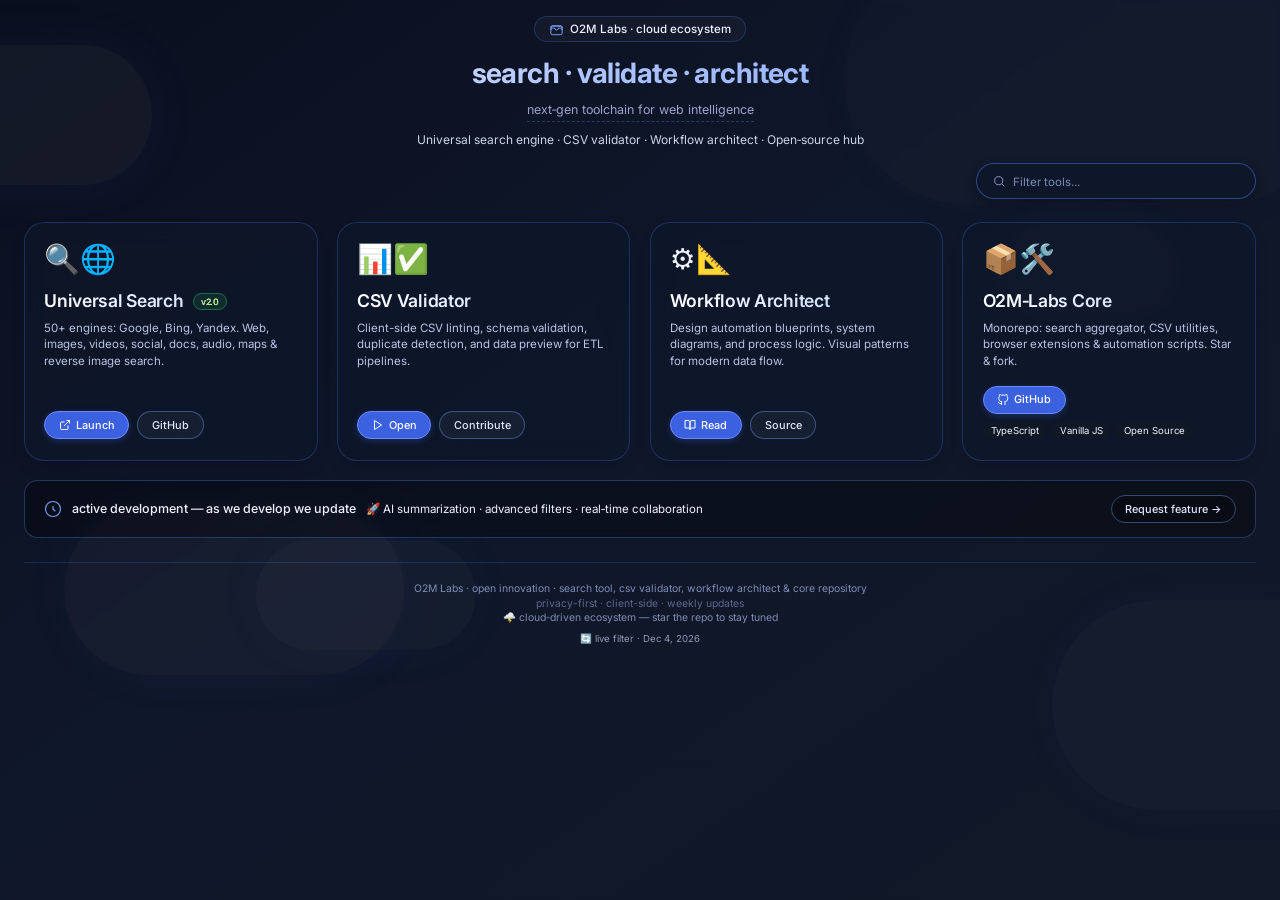
<file: index.html>
<!DOCTYPE html>
<html lang="en">
<head>
  <meta charset="UTF-8">
  <meta name="viewport" content="width=device-width, initial-scale=1.0, viewport-fit=cover">
  <title>O2M Labs | Cloud Tools Suite</title>
  <meta name="description" content="O2M Labs — next‑gen search, CSV validator, workflow architect. Instant tool filtering.">
  <meta name="theme-color" content="#0a0f1e">
  <link href="https://fonts.googleapis.com/css2?family=Inter:opsz,wght@14..32,300;14..32,400;14..32,500;14..32,600;14..32,700&display=swap" rel="stylesheet">
  <style>
    * {
      margin: 0;
      padding: 0;
      box-sizing: border-box;
    }

    body {
      font-family: 'Inter', system-ui, -apple-system, 'Segoe UI', Roboto, Helvetica, Arial, sans-serif;
      background: #0b1120;
      color: #eef2ff;
      line-height: 1.4;
      scroll-behavior: smooth;
      /* Zoom out the whole page on PC */
      font-size: 13px;
    }

    /* Cloud animated background */
    .cloud-bg {
      position: fixed;
      top: 0;
      left: 0;
      width: 100%;
      height: 100%;
      z-index: -2;
      background: linear-gradient(145deg, #0a0f1e 0%, #0f172a 45%, #111827 100%);
      overflow: hidden;
    }

    .cloud {
      position: absolute;
      background: rgba(255, 255, 255, 0.08);
      border-radius: 1000px;
      box-shadow: 0 0 60px rgba(120, 150, 255, 0.1);
      backdrop-filter: blur(1px);
      animation: floatCloud linear infinite;
      pointer-events: none;
    }

    .cloud-1 { width: 280px; height: 140px; top: 5%; left: -10%; opacity: 0.5; animation-duration: 28s; }
    .cloud-2 { width: 420px; height: 210px; bottom: 10%; right: -15%; opacity: 0.3; animation-duration: 38s; animation-delay: -5s; }
    .cloud-3 { width: 180px; height: 90px; top: 25%; right: 8%; opacity: 0.45; animation-duration: 22s; animation-delay: -10s; }
    .cloud-4 { width: 340px; height: 170px; bottom: 25%; left: 5%; opacity: 0.4; animation-duration: 32s; animation-delay: -2s; }
    .cloud-5 { width: 220px; height: 110px; top: 60%; left: 20%; opacity: 0.35; animation-duration: 26s; animation-delay: -15s; }
    .cloud-6 { width: 500px; height: 250px; top: -5%; right: -5%; opacity: 0.2; animation-duration: 45s; animation-delay: -7s; }

    @keyframes floatCloud {
      0% { transform: translateX(0) translateY(0); }
      50% { transform: translateX(4%) translateY(-3%); }
      100% { transform: translateX(0) translateY(0); }
    }

    /* main container */
    .container {
      max-width: 1280px;
      margin: 0 auto;
      padding: 1rem 1.5rem 2.5rem;
      position: relative;
      z-index: 2;
    }

    /* header area */
    .hero {
      text-align: center;
      margin-bottom: 0.9rem;
    }

    .logo-badge {
      display: inline-flex;
      align-items: center;
      gap: 6px;
      background: rgba(255, 255, 255, 0.03);
      backdrop-filter: blur(8px);
      border: 1px solid rgba(79, 128, 255, 0.25);
      border-radius: 100px;
      padding: 0.25rem 0.85rem;
      margin-bottom: 0.75rem;
      font-weight: 500;
      font-size: 0.72rem;
    }

    .logo-badge svg {
      width: 15px;
      height: 15px;
      stroke: #7aa2f7;
    }

    h1 {
      font-size: 1.75rem;
      font-weight: 700;
      background: linear-gradient(135deg, #FFFFFF 0%, #A9C0FF 50%, #7AA2F7 100%);
      background-clip: text;
      -webkit-background-clip: text;
      color: transparent;
      letter-spacing: -0.02em;
      margin-bottom: 0.4rem;
    }

    .tagline {
      font-size: 0.78rem;
      color: #9ca3cf;
      max-width: 640px;
      margin: 0 auto;
      border-bottom: 1px dashed rgba(100, 150, 255, 0.3);
      display: inline-block;
      padding-bottom: 0.2rem;
    }

    .hero-description {
      max-width: 700px;
      margin: 0.6rem auto 0;
      color: #cbd5e6;
      font-size: 0.75rem;
      line-height: 1.4;
    }

    /* Standalone search bar */
    .search-section {
      display: flex;
      justify-content: flex-end;
      margin: 0.75rem 0 1.4rem;
    }
    .search-wrapper {
      display: flex;
      align-items: center;
      background: rgba(15, 23, 42, 0.85);
      backdrop-filter: blur(16px);
      border-radius: 60px;
      border: 1px solid rgba(79, 128, 255, 0.45);
      padding: 0.1rem 0.1rem 0.1rem 1rem;
      transition: 0.2s;
      width: 100%;
      max-width: 280px;
      box-shadow: 0 4px 12px rgba(0, 0, 0, 0.3);
    }
    .search-wrapper:focus-within {
      border-color: #7aa2f7;
      box-shadow: 0 0 10px rgba(122, 162, 247, 0.3);
      background: rgba(20, 30, 55, 0.95);
    }
    .search-icon {
      color: #8e9bcb;
      margin-right: 7px;
      display: flex;
      align-items: center;
    }
    .search-icon svg {
      width: 13px;
      height: 13px;
    }
    #searchInput {
      background: transparent;
      border: none;
      padding: 0.5rem 0;
      font-size: 0.75rem;
      width: 100%;
      color: white;
      outline: none;
      font-family: 'Inter', monospace;
    }
    #searchInput::placeholder {
      color: #7e8bb6;
      font-weight: 400;
      font-size: 0.72rem;
    }
    .clear-search {
      background: none;
      border: none;
      color: #9aa9d9;
      cursor: pointer;
      font-size: 0.9rem;
      padding: 0 10px;
      display: none;
      border-radius: 40px;
      transition: 0.2s;
    }
    .clear-search:hover {
      color: white;
    }

    /* tools grid */
    .tools-grid {
      display: grid;
      grid-template-columns: repeat(auto-fit, minmax(240px, 1fr));
      gap: 1.2rem;
      margin: 0.4rem 0 1.2rem;
    }

    .card {
      background: rgba(15, 23, 42, 0.65);
      backdrop-filter: blur(12px);
      border-radius: 1.25rem;
      border: 1px solid rgba(79, 128, 255, 0.25);
      padding: 1rem 1.2rem 1.3rem;
      transition: all 0.2s ease;
      box-shadow: 0 8px 20px -10px rgba(0, 0, 0, 0.4);
      display: flex;
      flex-direction: column;
    }
    .card.hidden-card {
      display: none;
    }
    .card:hover {
      transform: translateY(-4px);
      border-color: rgba(122, 162, 247, 0.6);
      background: rgba(20, 30, 55, 0.75);
      box-shadow: 0 14px 28px -12px rgba(0, 0, 0, 0.5);
    }
    .card-icon {
      font-size: 1.8rem;
      margin-bottom: 0.6rem;
    }
    .card h2 {
      font-size: 1.1rem;
      font-weight: 600;
      margin-bottom: 0.4rem;
      letter-spacing: -0.3px;
      background: linear-gradient(120deg, #fff, #b9ceff);
      background-clip: text;
      -webkit-background-clip: text;
      color: transparent;
    }
    .card p {
      color: #b9c3e2;
      font-size: 0.72rem;
      margin-bottom: 1rem;
      line-height: 1.45;
    }
    .btn-group {
      display: flex;
      flex-wrap: wrap;
      gap: 8px;
      margin-top: auto;
    }
    .btn {
      display: inline-flex;
      align-items: center;
      gap: 5px;
      background: rgba(255, 255, 255, 0.04);
      border: 1px solid rgba(122, 162, 247, 0.4);
      border-radius: 40px;
      padding: 0.35rem 0.85rem;
      font-weight: 500;
      font-size: 0.68rem;
      color: #e0e7ff;
      text-decoration: none;
      transition: 0.2s;
      backdrop-filter: blur(4px);
    }
    .btn-primary {
      background: #3b60e0;
      border-color: #6a8cff;
      color: white;
      box-shadow: 0 2px 6px rgba(59, 96, 224, 0.3);
    }
    .btn-primary:hover {
      background: #2c4ed0;
      transform: scale(0.97);
      border-color: #9bb6ff;
    }
    .btn-outline:hover {
      background: rgba(122, 162, 247, 0.2);
      border-color: #7aa2f7;
      color: white;
    }
    .badge-new {
      background: #22c55e20;
      border: 1px solid #22c55e70;
      color: #bef264;
      font-size: 0.55rem;
      border-radius: 30px;
      padding: 0.12rem 0.45rem;
      margin-left: 0.35rem;
      font-weight: 500;
      vertical-align: middle;
    }

    .repo-highlight {
      background: rgba(0, 0, 0, 0.3);
      border-radius: 0.85rem;
      padding: 0.85rem 1.2rem;
      margin-top: 1.2rem;
      display: flex;
      flex-wrap: wrap;
      justify-content: space-between;
      align-items: center;
      gap: 0.75rem;
      border: 1px solid rgba(100, 150, 255, 0.3);
      backdrop-filter: blur(4px);
    }
    .repo-highlight svg {
      width: 18px;
      height: 18px;
    }
    .repo-highlight span {
      font-size: 0.72rem;
    }
    .footer {
      text-align: center;
      margin-top: 1.5rem;
      font-size: 0.65rem;
      color: #7e8bb6;
      border-top: 1px solid rgba(79, 128, 255, 0.2);
      padding-top: 1.2rem;
    }

    /* ===== MOBILE OVERRIDES ===== */
    @media (max-width: 700px) {
      body {
        font-size: 16px; /* restore base for mobile */
      }

      .container {
        padding: 1rem 1rem 2rem;
      }

      h1 {
        font-size: 1.8rem; /* keep mobile h1 reasonable */
      }

      .tagline {
        font-size: 0.9rem; /* +5px equiv from original 0.78rem on PC */
      }

      .hero-description {
        font-size: 0.9rem; /* bumped up for mobile readability */
      }

      .search-section {
        justify-content: center;
        margin: 0.8rem 0 1.5rem;
      }

      .search-wrapper {
        max-width: 100%;
      }

      #searchInput {
        font-size: 0.95rem; /* larger on mobile */
      }

      .card h2 {
        font-size: 1.25rem; /* bigger on mobile */
      }

      .card p {
        font-size: 0.9rem; /* +5px from PC's 0.72rem → ~0.9rem on mobile */
      }

      .btn {
        font-size: 0.85rem; /* +5px from PC's 0.68rem → ~0.85rem on mobile */
        padding: 0.5rem 1.1rem;
      }

      .repo-highlight {
        flex-direction: column;
        align-items: flex-start;
      }

      .repo-highlight span {
        font-size: 0.88rem; /* bumped up on mobile */
      }

      .card-icon {
        font-size: 2rem;
      }
    }
  </style>
</head>
<body>
<div class="cloud-bg">
  <div class="cloud cloud-1"></div>
  <div class="cloud cloud-2"></div>
  <div class="cloud cloud-3"></div>
  <div class="cloud cloud-4"></div>
  <div class="cloud cloud-5"></div>
  <div class="cloud cloud-6"></div>
</div>

<div class="container">
  <div class="hero">
    <div class="logo-badge">
      <svg xmlns="http://www.w3.org/2000/svg" fill="none" viewBox="0 0 24 24" stroke-width="1.5" stroke="currentColor">
        <path stroke-linecap="round" stroke-linejoin="round" d="M21 12a2.25 2.25 0 0 0-2.25-2.25H15a3 3 0 1 1-6 0H5.25A2.25 2.25 0 0 0 3 12m18 0v6a2.25 2.25 0 0 1-2.25 2.25H5.25A2.25 2.25 0 0 1 3 18v-6m18 0V9M3 12V9m0 0a2.25 2.25 0 0 1 2.25-2.25h13.5A2.25 2.25 0 0 1 21 9m0 0v-.75a2.25 2.25 0 0 0-2.25-2.25H5.25A2.25 2.25 0 0 0 3 8.25V9" />
      </svg>
      <span>O2M Labs · cloud ecosystem</span>
    </div>
    <h1>search · validate · architect</h1>
    <div class="tagline">next‑gen toolchain for web intelligence</div>
    <div class="hero-description">
      Universal search engine · CSV validator · Workflow architect · Open‑source hub
    </div>
  </div>

  <!-- Standalone search bar pushed to the right side -->
  <div class="search-section">
    <div class="search-wrapper">
      <span class="search-icon">
        <svg viewBox="0 0 24 24" fill="none" stroke="currentColor" stroke-width="1.8"><circle cx="10.5" cy="10.5" r="7.5"/><line x1="21" y1="21" x2="15.8" y2="15.8"/></svg>
      </span>
      <input type="text" id="searchInput" placeholder="Filter tools..." autocomplete="off">
      <button id="clearSearchBtn" class="clear-search" aria-label="Clear">✕</button>
    </div>
  </div>

  <div class="tools-grid" id="toolsGrid">
    <!-- CARD 1: Universal Search Hub -->
    <div class="card" data-tool-name="Universal Search Hub" data-tool-type="search" data-tags="search web images video media social files audio map reverse">
      <div class="card-icon">🔍🌐</div>
      <h2>Universal Search <span class="badge-new">v2.0</span></h2>
      <p>50+ engines: Google, Bing, Yandex. Web, images, videos, social, docs, audio, maps & reverse image search.</p>
      <div class="btn-group">
        <a href="https://new-search-tool.netlify.app/" class="btn btn-primary" target="_blank" rel="noopener noreferrer">
          <svg width="12" height="12" viewBox="0 0 24 24" fill="none" stroke="currentColor" stroke-width="2"><path d="M18 13v6a2 2 0 0 1-2 2H5a2 2 0 0 1-2-2V8a2 2 0 0 1 2-2h6"></path><polyline points="15 3 21 3 21 9"></polyline><line x1="10" y1="14" x2="21" y2="3"></line></svg>
          Launch
        </a>
        <a href="https://github.com/D2MM1/O2M-Labs" class="btn-outline btn" target="_blank">GitHub</a>
      </div>
    </div>

    <!-- CARD 2: CSV Validator -->
    <div class="card" data-tool-name="CSV Validator" data-tool-type="data" data-tags="csv validator data cleaning linting validation">
      <div class="card-icon">📊✅</div>
      <h2>CSV Validator</h2>
      <p>Client-side CSV linting, schema validation, duplicate detection, and data preview for ETL pipelines.</p>
      <div class="btn-group">
        <a href="https://csv-validator.netlify.app/" class="btn btn-primary" target="_blank" rel="noopener noreferrer">
          <svg width="12" height="12" viewBox="0 0 24 24" fill="none" stroke="currentColor" stroke-width="2"><polygon points="5 3 19 12 5 21 5 3"></polygon></svg>
          Open
        </a>
        <a href="https://github.com/D2MM1/O2M-Labs" class="btn-outline btn" target="_blank">Contribute</a>
      </div>
    </div>

    <!-- CARD 3: Workflow Architect -->
    <div class="card" data-tool-name="Workflow Architect" data-tool-type="guide" data-tags="workflow automation architecture diagrams blueprint">
      <div class="card-icon">⚙️📐</div>
      <h2>Workflow Architect</h2>
      <p>Design automation blueprints, system diagrams, and process logic. Visual patterns for modern data flow.</p>
      <div class="btn-group">
        <a href="https://o2mlabs.blogspot.com/2026/04/workflow-architect.html" class="btn btn-primary" target="_blank" rel="noopener noreferrer">
          <svg width="12" height="12" viewBox="0 0 24 24" fill="none" stroke="currentColor" stroke-width="2"><path d="M2 3h6a4 4 0 0 1 4 4v14a3 3 0 0 0-3-3H2z"></path><path d="M22 3h-6a4 4 0 0 0-4 4v14a3 3 0 0 1 3-3h7z"></path></svg>
          Read
        </a>
        <a href="https://github.com/D2MM1/O2M-Labs" class="btn-outline btn" target="_blank">Source</a>
      </div>
    </div>

    <!-- CARD 4: O2M-Labs Core -->
    <div class="card" data-tool-name="O2M Labs Core Repository" data-tool-type="repo" data-tags="github open source monorepo code scripts">
      <div class="card-icon">📦🛠️</div>
      <h2>O2M‑Labs Core</h2>
      <p>Monorepo: search aggregator, CSV utilities, browser extensions & automation scripts. Star & fork.</p>
      <div class="btn-group">
        <a href="https://github.com/D2MM1/O2M-Labs" class="btn btn-primary" target="_blank">
          <svg width="12" height="12" viewBox="0 0 24 24" fill="none" stroke="currentColor" stroke-width="2"><path d="M9 19c-5 1.5-5-2.5-7-3m14 6v-3.87a3.37 3.37 0 0 0-.94-2.61c3.14-.35 6.44-1.54 6.44-7A5.44 5.44 0 0 0 20 4.77 5.07 5.07 0 0 0 19.91 1S18.73.65 16 2.48a13.38 13.38 0 0 0-7 0C6.27.65 5.09 1 5.09 1A5.07 5.07 0 0 0 5 4.77a5.44 5.44 0 0 0-1.5 3.78c0 5.42 3.3 6.61 6.44 7A3.37 3.37 0 0 0 9 18.13V22"></path></svg>
          GitHub
        </a>
      </div>
      <div style="margin-top: 8px; display: flex; gap: 5px; flex-wrap: wrap;">
        <span style="background:#101826; padding:0.12rem 0.5rem; border-radius:20px; font-size:0.6rem;">TypeScript</span>
        <span style="background:#101826; padding:0.12rem 0.5rem; border-radius:20px; font-size:0.6rem;">Vanilla JS</span>
        <span style="background:#101826; padding:0.12rem 0.5rem; border-radius:20px; font-size:0.6rem;">Open Source</span>
      </div>
    </div>
  </div>

  <!-- Dev preview & updates row -->
  <div class="repo-highlight">
    <div style="display: flex; gap: 10px; align-items: center; flex-wrap: wrap;">
      <svg viewBox="0 0 24 24" fill="none" stroke="#7aa2f7" stroke-width="1.5"><path d="M12 8v4l3 3M12 22c5.523 0 10-4.477 10-10S17.523 2 12 2 2 6.477 2 12s4.477 10 10 10z"/></svg>
      <span style="font-weight: 500; font-size: 0.78rem;">active development — as we develop we update</span>
      <span style="font-size: 0.72rem;">🚀 AI summarization · advanced filters · real‑time collaboration</span>
    </div>
    <div>
      <a href="https://github.com/D2MM1/O2M-Labs/issues" target="_blank" class="btn-outline btn" style="background:transparent; font-size:0.68rem;">Request feature →</a>
    </div>
  </div>

  <div class="footer">
    <p>O2M Labs · open innovation · search tool, csv validator, workflow architect & core repository<br>
    <span style="opacity:0.7;">privacy-first · client-side · weekly updates</span><br>
    🌩️ cloud‑driven ecosystem — star the repo to stay tuned</p>
  </div>
</div>

<script>
  (function() {
    const searchInput = document.getElementById('searchInput');
    const clearBtn = document.getElementById('clearSearchBtn');
    const cards = Array.from(document.querySelectorAll('.card'));

    function filterCards() {
      const term = searchInput.value.trim().toLowerCase();
      cards.forEach(card => {
        const toolName = (card.getAttribute('data-tool-name') || '').toLowerCase();
        const toolType = (card.getAttribute('data-tool-type') || '').toLowerCase();
        const tags = (card.getAttribute('data-tags') || '').toLowerCase();
        const innerText = card.innerText.toLowerCase();
        let matches = true;
        if (term !== '') {
          matches = toolName.includes(term) || toolType.includes(term) || tags.includes(term) || innerText.includes(term);
        }
        if (matches) {
          card.classList.remove('hidden-card');
        } else {
          card.classList.add('hidden-card');
        }
      });
    }

    function handleSearch() {
      filterCards();
      clearBtn.style.display = searchInput.value.length > 0 ? 'block' : 'none';
    }

    function clearSearch() {
      searchInput.value = '';
      filterCards();
      clearBtn.style.display = 'none';
      searchInput.focus();
    }

    searchInput.addEventListener('input', handleSearch);
    clearBtn.addEventListener('click', clearSearch);
    
    filterCards();
    clearBtn.style.display = 'none';

    // dynamic date footnote
    const footerPar = document.querySelector('.footer p');
    if(footerPar) {
      const dateSpan = document.createElement('span');
      dateSpan.style.display = 'block';
      dateSpan.style.marginTop = '0.4rem';
      dateSpan.style.fontSize = '0.6rem';
      dateSpan.style.color = '#8f9bb5';
      const today = new Date();
      dateSpan.innerText = `🔄 live filter · ${today.toLocaleDateString('en-US', { year: 'numeric', month: 'short', day: 'numeric' })}`;
      footerPar.appendChild(dateSpan);
    }
  })();
</script>
</body>
</html>
</file>
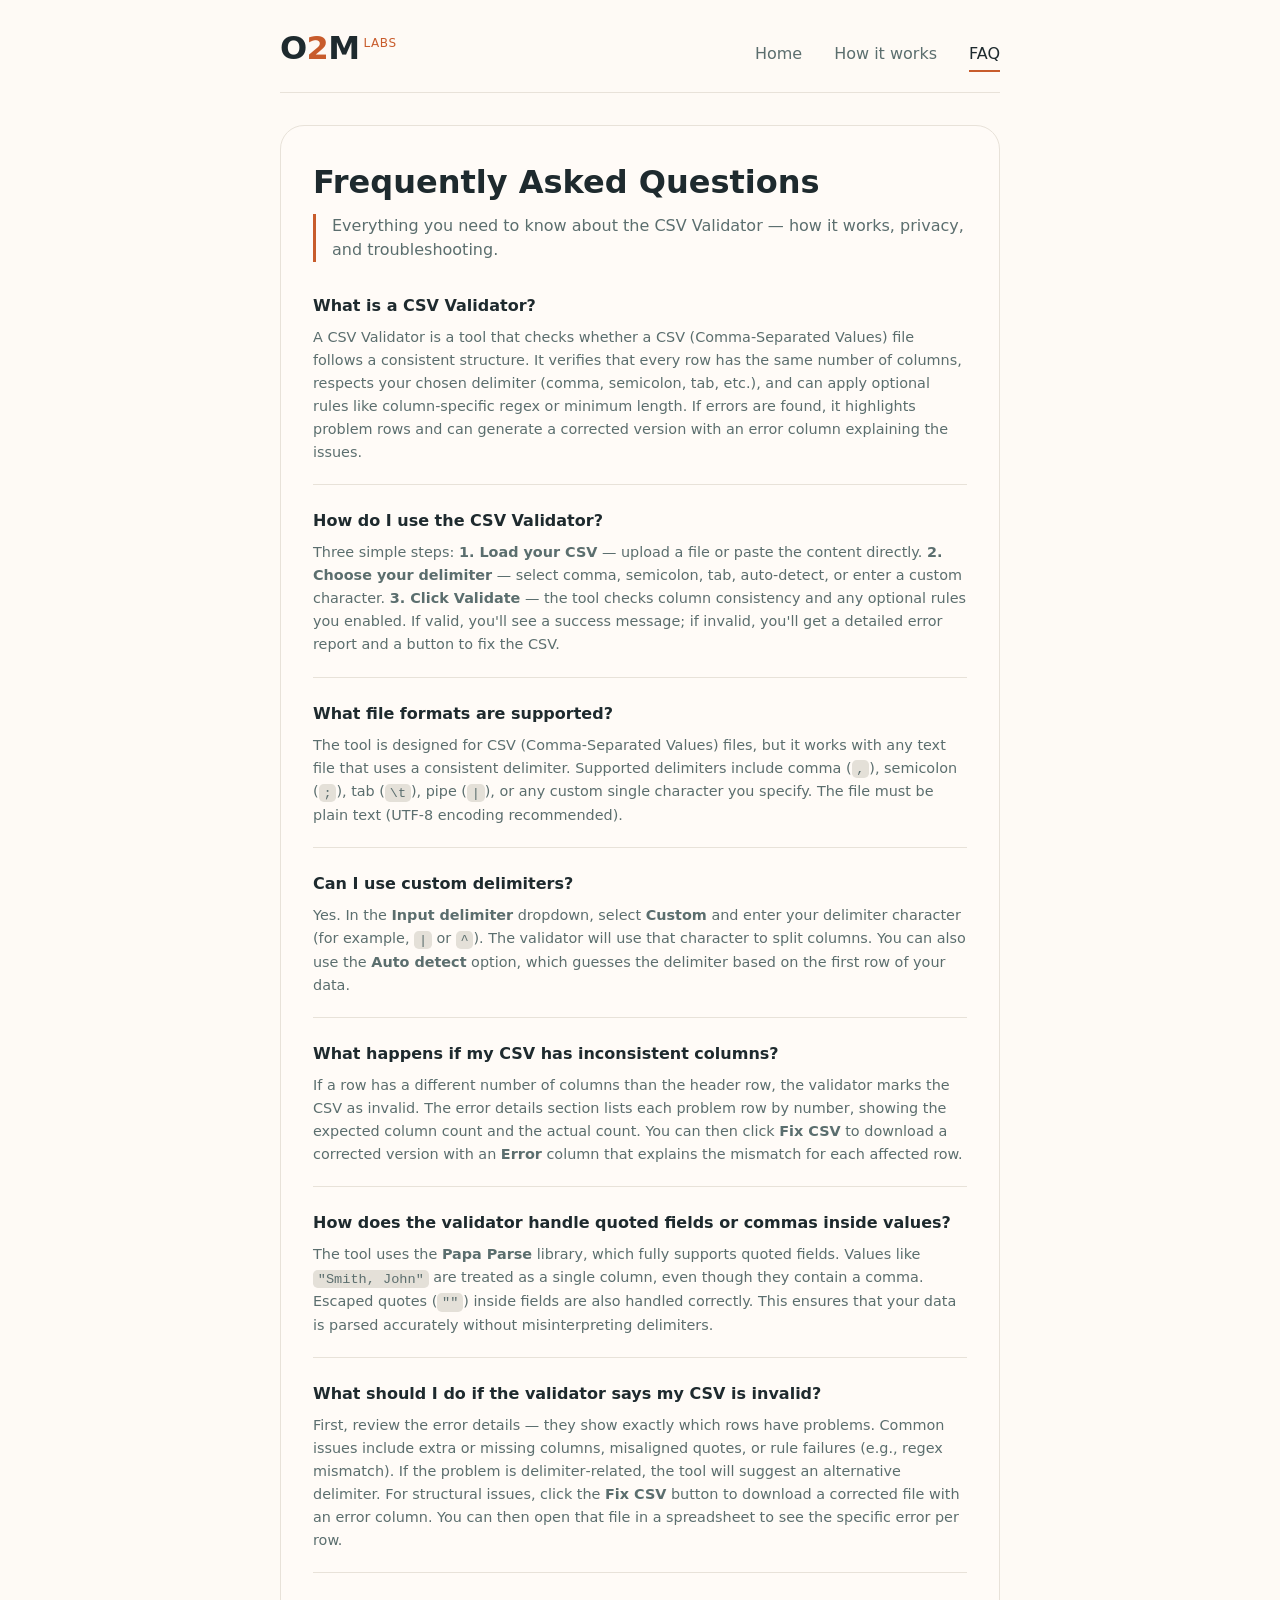
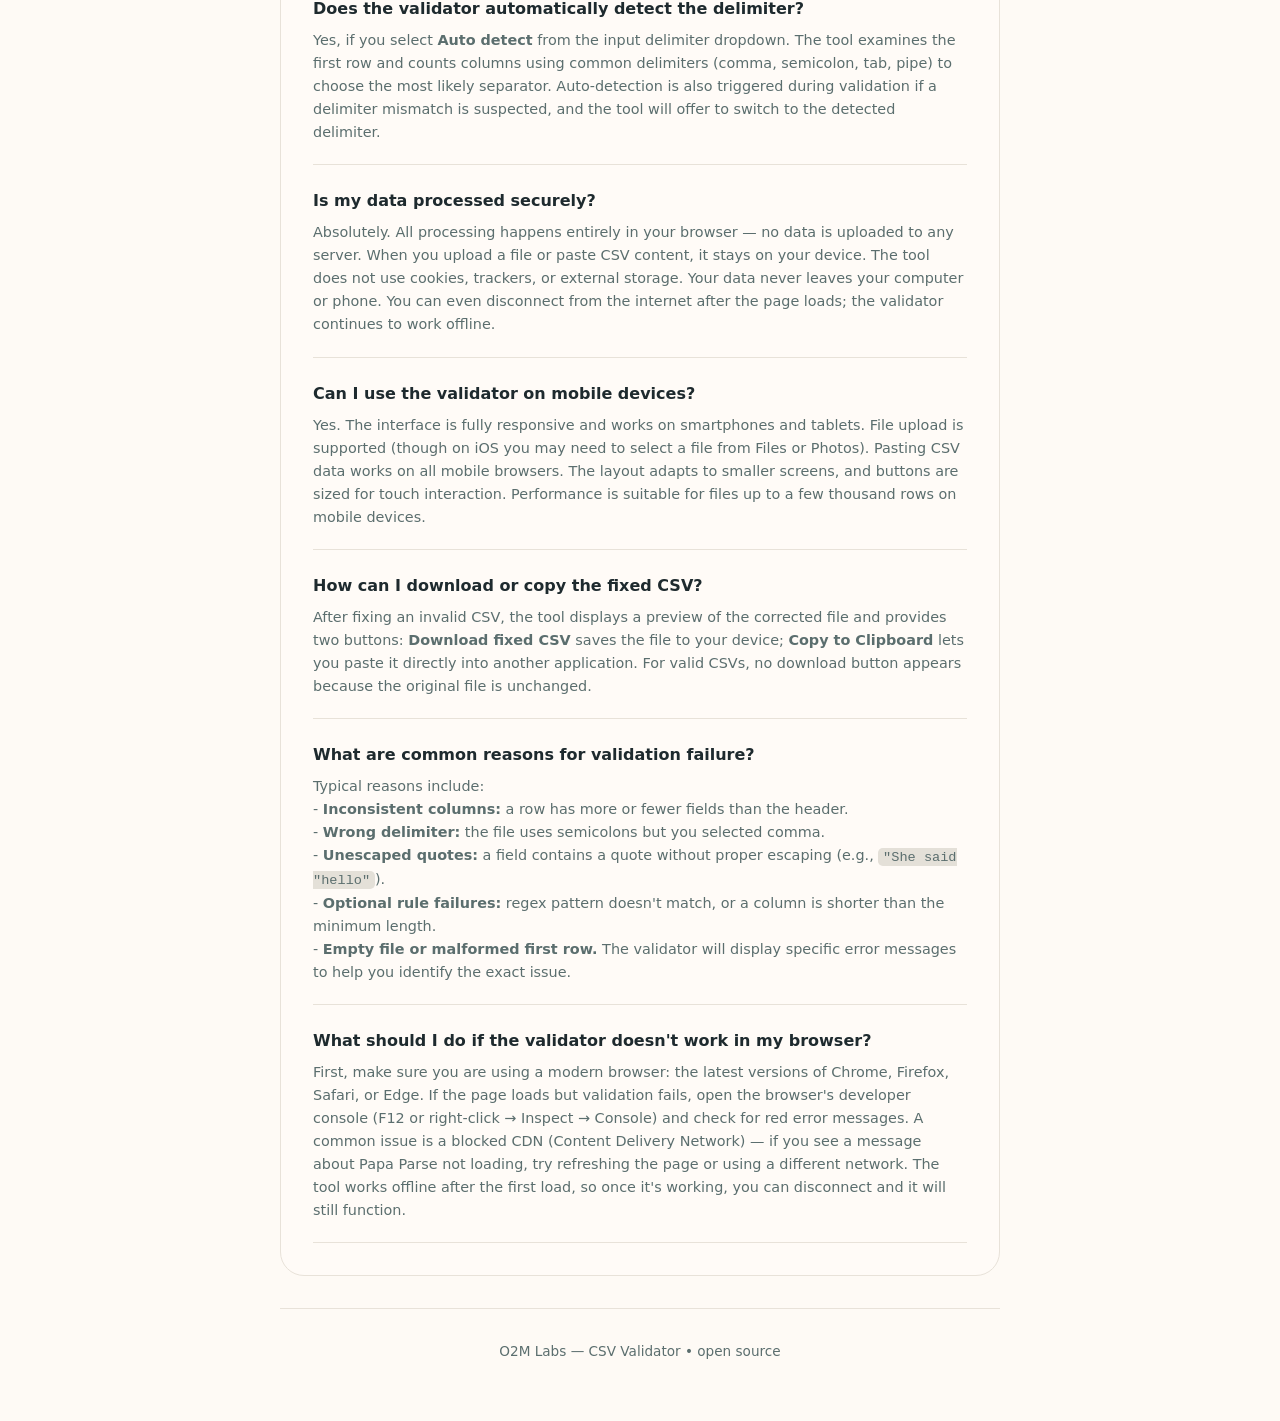
<file: faq.html>
<!DOCTYPE html>
<html lang="en">
<head>
  <meta charset="UTF-8">
  <meta name="viewport" content="width=device-width, initial-scale=1.0, viewport-fit=cover">
  <title>FAQ · CSV Validator</title>
  <style>
 @import url('style.css');
  </style>
</head>
<body>

<div class="container">
  <div class="site-header">
    <a href="index.html" class="logo">
      O<span class="logo-number">2</span>M<span class="logo-labs">LABS</span>
    </a>
    <div class="nav">
      <a href="index.html">Home</a>
      <a href="how-it-works.html">How it works</a>
      <a href="faq.html" class="active">FAQ</a>
    </div>
  </div>

  <div class="card">
    <h1>Frequently Asked Questions</h1>
    <div class="lead">Everything you need to know about the CSV Validator — how it works, privacy, and troubleshooting.</div>

    <div class="faq-list">

      <div class="faq-item">
        <div class="faq-question">What is a CSV Validator?</div>
        <div class="faq-answer">
          A CSV Validator is a tool that checks whether a CSV (Comma‑Separated Values) file follows a consistent structure. It verifies that every row has the same number of columns, respects your chosen delimiter (comma, semicolon, tab, etc.), and can apply optional rules like column‑specific regex or minimum length. If errors are found, it highlights problem rows and can generate a corrected version with an error column explaining the issues.
        </div>
      </div>

      <div class="faq-item">
        <div class="faq-question">How do I use the CSV Validator?</div>
        <div class="faq-answer">
          Three simple steps: <strong>1. Load your CSV</strong> — upload a file or paste the content directly. <strong>2. Choose your delimiter</strong> — select comma, semicolon, tab, auto‑detect, or enter a custom character. <strong>3. Click Validate</strong> — the tool checks column consistency and any optional rules you enabled. If valid, you'll see a success message; if invalid, you'll get a detailed error report and a button to fix the CSV.
        </div>
      </div>

      <div class="faq-item">
        <div class="faq-question">What file formats are supported?</div>
        <div class="faq-answer">
          The tool is designed for CSV (Comma‑Separated Values) files, but it works with any text file that uses a consistent delimiter. Supported delimiters include comma (<code>,</code>), semicolon (<code>;</code>), tab (<code>\t</code>), pipe (<code>|</code>), or any custom single character you specify. The file must be plain text (UTF‑8 encoding recommended).
        </div>
      </div>

      <div class="faq-item">
        <div class="faq-question">Can I use custom delimiters?</div>
        <div class="faq-answer">
          Yes. In the <strong>Input delimiter</strong> dropdown, select <strong>Custom</strong> and enter your delimiter character (for example, <code>|</code> or <code>^</code>). The validator will use that character to split columns. You can also use the <strong>Auto detect</strong> option, which guesses the delimiter based on the first row of your data.
        </div>
      </div>

      <div class="faq-item">
        <div class="faq-question">What happens if my CSV has inconsistent columns?</div>
        <div class="faq-answer">
          If a row has a different number of columns than the header row, the validator marks the CSV as invalid. The error details section lists each problem row by number, showing the expected column count and the actual count. You can then click <strong>Fix CSV</strong> to download a corrected version with an <strong>Error</strong> column that explains the mismatch for each affected row.
        </div>
      </div>

      <div class="faq-item">
        <div class="faq-question">How does the validator handle quoted fields or commas inside values?</div>
        <div class="faq-answer">
          The tool uses the <strong>Papa Parse</strong> library, which fully supports quoted fields. Values like <code>"Smith, John"</code> are treated as a single column, even though they contain a comma. Escaped quotes (<code>""</code>) inside fields are also handled correctly. This ensures that your data is parsed accurately without misinterpreting delimiters.
        </div>
      </div>

      <div class="faq-item">
        <div class="faq-question">What should I do if the validator says my CSV is invalid?</div>
        <div class="faq-answer">
          First, review the error details — they show exactly which rows have problems. Common issues include extra or missing columns, misaligned quotes, or rule failures (e.g., regex mismatch). If the problem is delimiter‑related, the tool will suggest an alternative delimiter. For structural issues, click the <strong>Fix CSV</strong> button to download a corrected file with an error column. You can then open that file in a spreadsheet to see the specific error per row.
        </div>
      </div>

      <div class="faq-item">
        <div class="faq-question">Does the validator automatically detect the delimiter?</div>
        <div class="faq-answer">
          Yes, if you select <strong>Auto detect</strong> from the input delimiter dropdown. The tool examines the first row and counts columns using common delimiters (comma, semicolon, tab, pipe) to choose the most likely separator. Auto‑detection is also triggered during validation if a delimiter mismatch is suspected, and the tool will offer to switch to the detected delimiter.
        </div>
      </div>

      <div class="faq-item">
        <div class="faq-question">Is my data processed securely?</div>
        <div class="faq-answer">
          Absolutely. All processing happens entirely in your browser — no data is uploaded to any server. When you upload a file or paste CSV content, it stays on your device. The tool does not use cookies, trackers, or external storage. Your data never leaves your computer or phone. You can even disconnect from the internet after the page loads; the validator continues to work offline.
        </div>
      </div>

      <div class="faq-item">
        <div class="faq-question">Can I use the validator on mobile devices?</div>
        <div class="faq-answer">
          Yes. The interface is fully responsive and works on smartphones and tablets. File upload is supported (though on iOS you may need to select a file from Files or Photos). Pasting CSV data works on all mobile browsers. The layout adapts to smaller screens, and buttons are sized for touch interaction. Performance is suitable for files up to a few thousand rows on mobile devices.
        </div>
      </div>

      <div class="faq-item">
        <div class="faq-question">How can I download or copy the fixed CSV?</div>
        <div class="faq-answer">
          After fixing an invalid CSV, the tool displays a preview of the corrected file and provides two buttons: <strong>Download fixed CSV</strong> saves the file to your device; <strong>Copy to Clipboard</strong> lets you paste it directly into another application. For valid CSVs, no download button appears because the original file is unchanged.
        </div>
      </div>

      <div class="faq-item">
        <div class="faq-question">What are common reasons for validation failure?</div>
        <div class="faq-answer">
          Typical reasons include: <br>
          - <strong>Inconsistent columns:</strong> a row has more or fewer fields than the header.<br>
          - <strong>Wrong delimiter:</strong> the file uses semicolons but you selected comma.<br>
          - <strong>Unescaped quotes:</strong> a field contains a quote without proper escaping (e.g., <code>"She said "hello"</code>).<br>
          - <strong>Optional rule failures:</strong> regex pattern doesn't match, or a column is shorter than the minimum length.<br>
          - <strong>Empty file or malformed first row.</strong> The validator will display specific error messages to help you identify the exact issue.
        </div>
      </div>

      <div class="faq-item">
        <div class="faq-question">What should I do if the validator doesn't work in my browser?</div>
        <div class="faq-answer">
          First, make sure you are using a modern browser: the latest versions of Chrome, Firefox, Safari, or Edge. If the page loads but validation fails, open the browser's developer console (F12 or right‑click → Inspect → Console) and check for red error messages. A common issue is a blocked CDN (Content Delivery Network) — if you see a message about Papa Parse not loading, try refreshing the page or using a different network. The tool works offline after the first load, so once it's working, you can disconnect and it will still function.
        </div>
      </div>

    </div>
  </div>

  <footer>
    O2M Labs — CSV Validator • open source
  </footer>
</div>

</body>
</html>
</file>
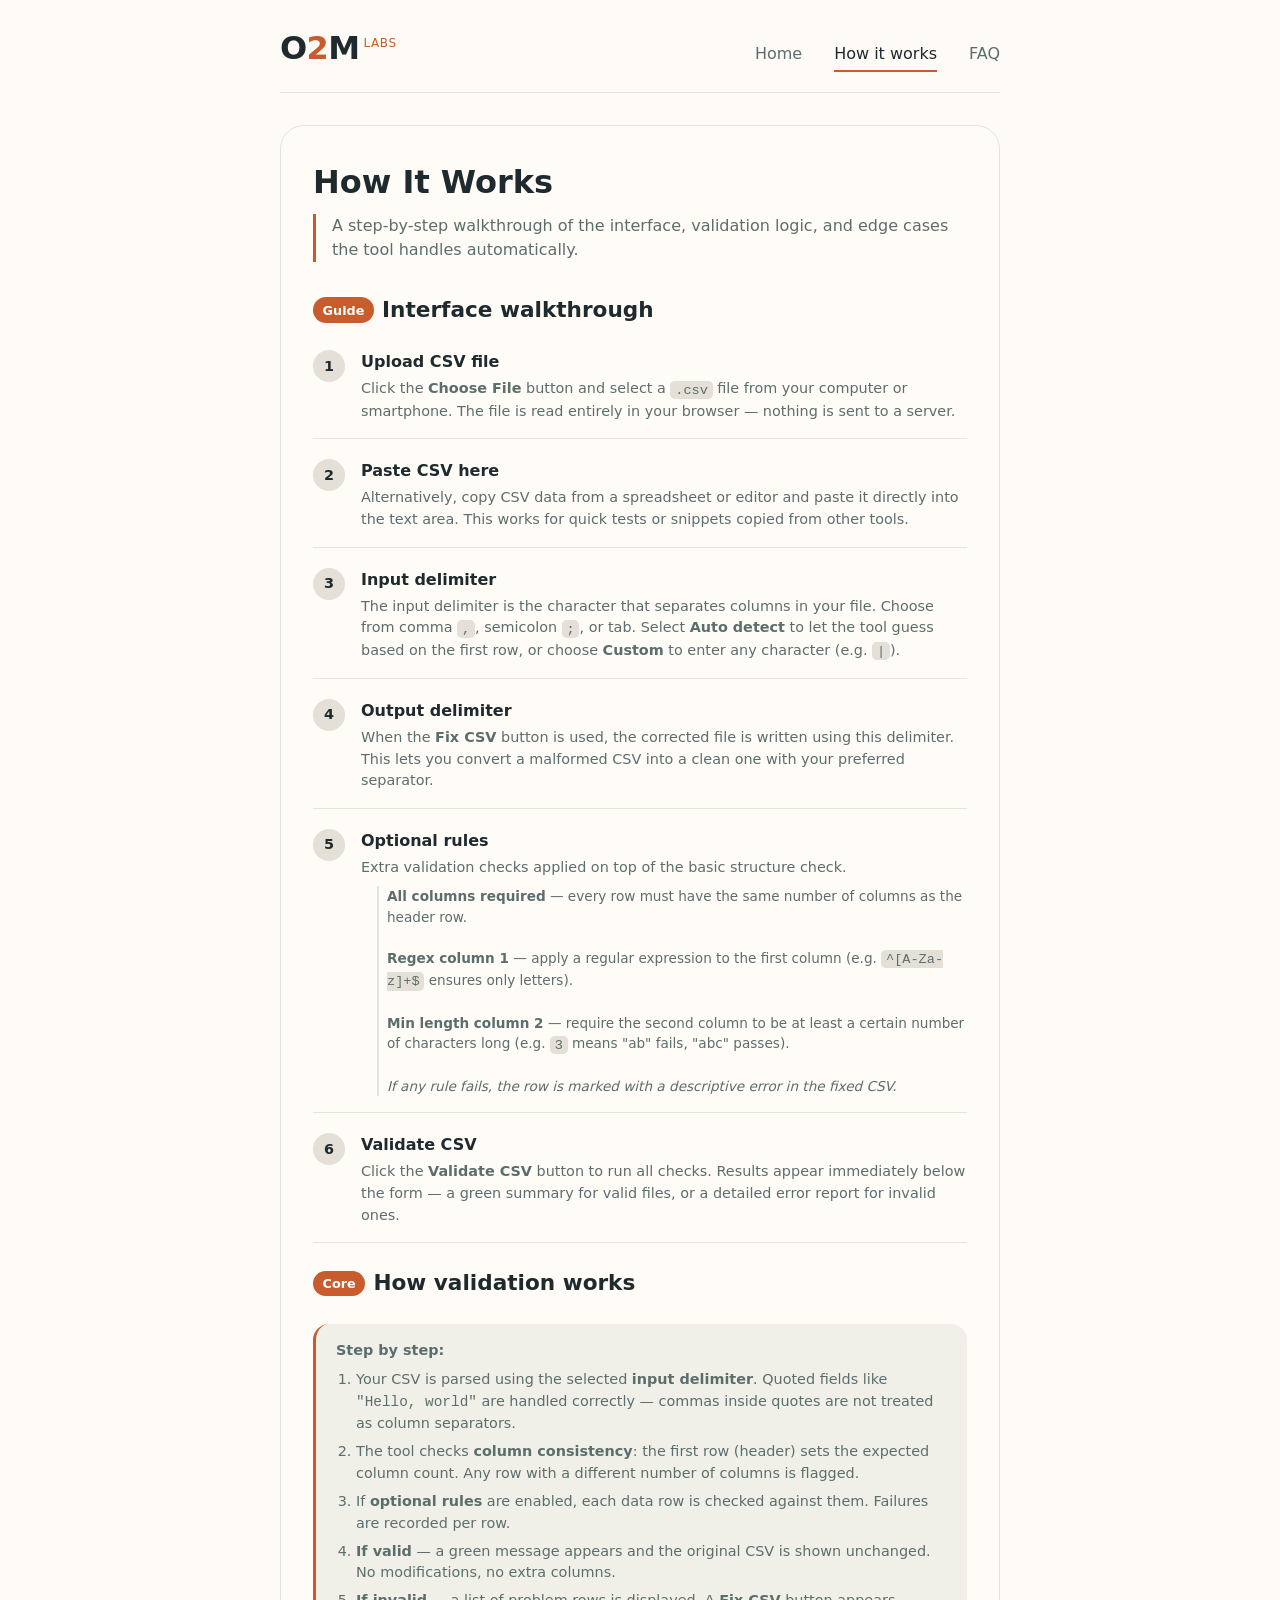
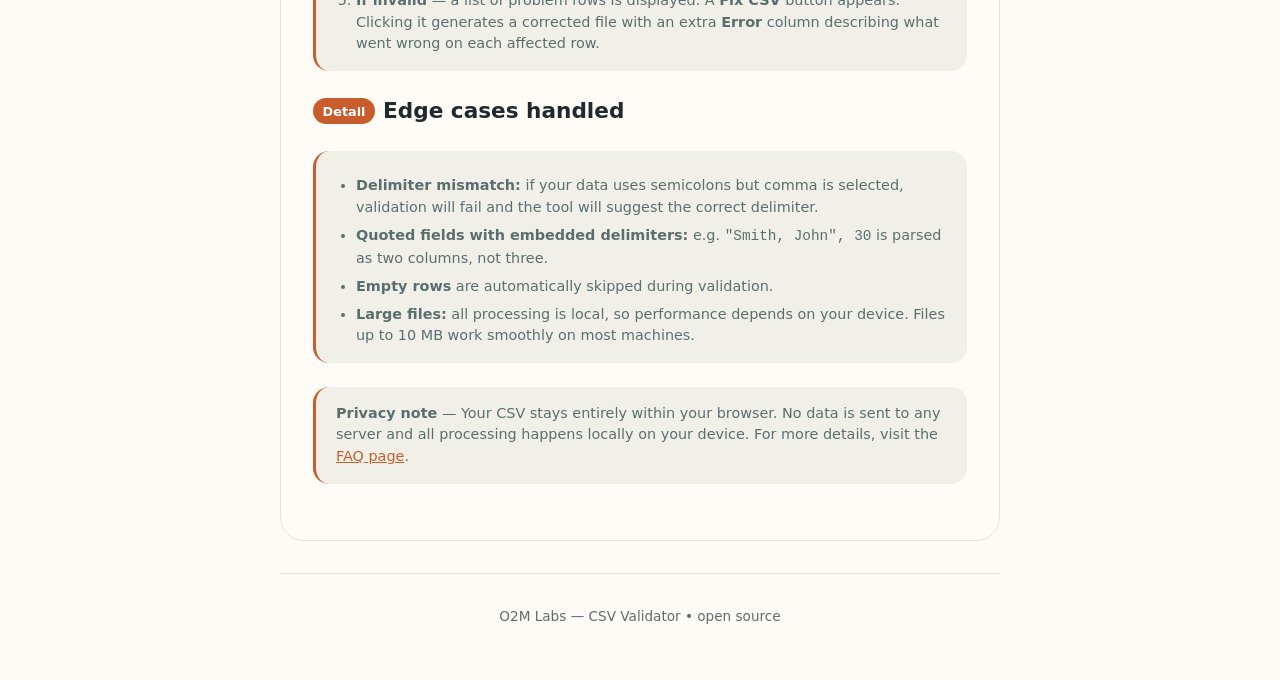
<file: how-it-works.html>
<!DOCTYPE html>
<html lang="en">
<head>
  <meta charset="UTF-8">
  <meta name="viewport" content="width=device-width, initial-scale=1.0, viewport-fit=cover">
  <title>How It Works · CSV Validator</title>
  <style>
  @import url('style.css');
  </style>
</head>
<body>

<div class="container">
  <div class="site-header">
    <a href="index.html" class="logo">
      O<span class="logo-number">2</span>M<span class="logo-labs">LABS</span>
    </a>
    <div class="nav">
      <a href="index.html">Home</a>
      <a href="how-it-works.html" class="active">How it works</a>
      <a href="faq.html">FAQ</a>
    </div>
  </div>

  <div class="card">
    <h1>How It Works</h1>
    <div class="lead">A step-by-step walkthrough of the interface, validation logic, and edge cases the tool handles automatically.</div>

    <!-- Interface walkthrough -->
    <h2><span class="step-badge">Guide</span> Interface walkthrough</h2>
    <div class="tour-grid">

      <div class="tour-item">
        <div class="tour-icon">1</div>
        <div class="tour-content">
          <h3>Upload CSV file</h3>
          <p>Click the <strong>Choose File</strong> button and select a <code>.csv</code> file from your computer or smartphone. The file is read entirely in your browser — nothing is sent to a server.</p>
        </div>
      </div>

      <div class="tour-item">
        <div class="tour-icon">2</div>
        <div class="tour-content">
          <h3>Paste CSV here</h3>
          <p>Alternatively, copy CSV data from a spreadsheet or editor and paste it directly into the text area. This works for quick tests or snippets copied from other tools.</p>
        </div>
      </div>

      <div class="tour-item">
        <div class="tour-icon">3</div>
        <div class="tour-content">
          <h3>Input delimiter</h3>
          <p>The input delimiter is the character that separates columns in your file. Choose from comma <code>,</code>, semicolon <code>;</code>, or tab. Select <strong>Auto detect</strong> to let the tool guess based on the first row, or choose <strong>Custom</strong> to enter any character (e.g. <code>|</code>).</p>
        </div>
      </div>

      <div class="tour-item">
        <div class="tour-icon">4</div>
        <div class="tour-content">
          <h3>Output delimiter</h3>
          <p>When the <strong>Fix CSV</strong> button is used, the corrected file is written using this delimiter. This lets you convert a malformed CSV into a clean one with your preferred separator.</p>
        </div>
      </div>

      <div class="tour-item">
        <div class="tour-icon">5</div>
        <div class="tour-content">
          <h3>Optional rules</h3>
          <p>Extra validation checks applied on top of the basic structure check.</p>
          <div class="rule-detail">
            <strong>All columns required</strong> — every row must have the same number of columns as the header row.<br><br>
            <strong>Regex column 1</strong> — apply a regular expression to the first column (e.g. <code>^[A-Za-z]+$</code> ensures only letters).<br><br>
            <strong>Min length column 2</strong> — require the second column to be at least a certain number of characters long (e.g. <code>3</code> means "ab" fails, "abc" passes).<br><br>
            <em>If any rule fails, the row is marked with a descriptive error in the fixed CSV.</em>
          </div>
        </div>
      </div>

      <div class="tour-item">
        <div class="tour-icon">6</div>
        <div class="tour-content">
          <h3>Validate CSV</h3>
          <p>Click the <strong>Validate CSV</strong> button to run all checks. Results appear immediately below the form — a green summary for valid files, or a detailed error report for invalid ones.</p>
        </div>
      </div>

    </div>

    <!-- How validation works -->
    <h2><span class="step-badge">Core</span> How validation works</h2>
    <div class="info-note">
      <strong>Step by step:</strong>
      <ol style="margin: 0.5rem 0 0 1.25rem; color: var(--gray-mid);">
        <li style="margin-bottom: 0.4rem;">Your CSV is parsed using the selected <strong>input delimiter</strong>. Quoted fields like <code>"Hello, world"</code> are handled correctly — commas inside quotes are not treated as column separators.</li>
        <li style="margin-bottom: 0.4rem;">The tool checks <strong>column consistency</strong>: the first row (header) sets the expected column count. Any row with a different number of columns is flagged.</li>
        <li style="margin-bottom: 0.4rem;">If <strong>optional rules</strong> are enabled, each data row is checked against them. Failures are recorded per row.</li>
        <li style="margin-bottom: 0.4rem;"><strong>If valid</strong> — a green message appears and the original CSV is shown unchanged. No modifications, no extra columns.</li>
        <li><strong>If invalid</strong> — a list of problem rows is displayed. A <strong>Fix CSV</strong> button appears. Clicking it generates a corrected file with an extra <strong>Error</strong> column describing what went wrong on each affected row.</li>
      </ol>
    </div>

    <!-- Edge cases -->
    <h2><span class="step-badge">Detail</span> Edge cases handled</h2>
    <div class="info-note">
      <ul style="margin: 0.5rem 0 0 1.25rem; color: var(--gray-mid);">
        <li style="margin-bottom: 0.4rem;"><strong>Delimiter mismatch:</strong> if your data uses semicolons but comma is selected, validation will fail and the tool will suggest the correct delimiter.</li>
        <li style="margin-bottom: 0.4rem;"><strong>Quoted fields with embedded delimiters:</strong> e.g. <code>"Smith, John", 30</code> is parsed as two columns, not three.</li>
        <li style="margin-bottom: 0.4rem;"><strong>Empty rows</strong> are automatically skipped during validation.</li>
        <li><strong>Large files:</strong> all processing is local, so performance depends on your device. Files up to 10 MB work smoothly on most machines.</li>
      </ul>
    </div>

    <!-- Privacy note -->
    <div class="info-note">
      <strong>Privacy note</strong> — Your CSV stays entirely within your browser. No data is sent to any server and all processing happens locally on your device. For more details, visit the <a href="faq.html" style="color: var(--warm-accent);">FAQ page</a>.
    </div>

  </div>

  <footer>
    O2M Labs — CSV Validator • open source
  </footer>
</div>

</body>
</html>
</file>
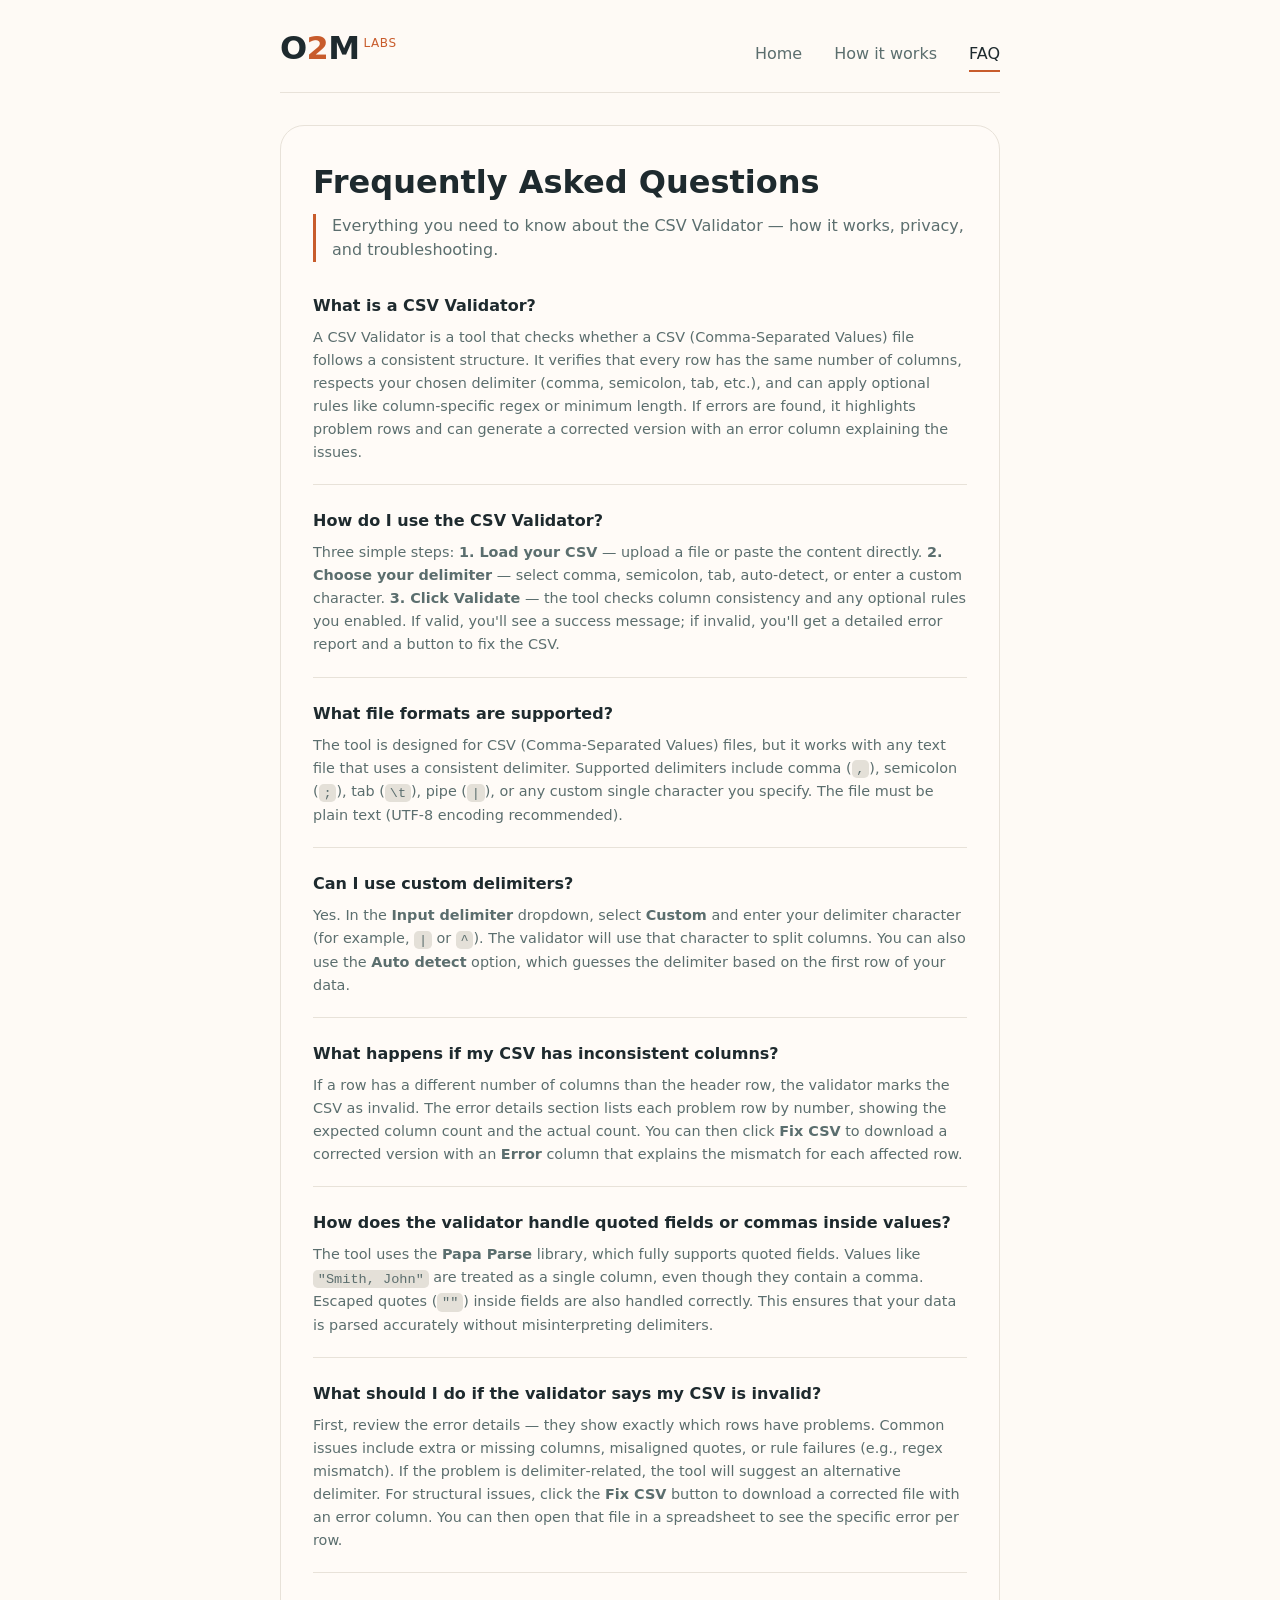
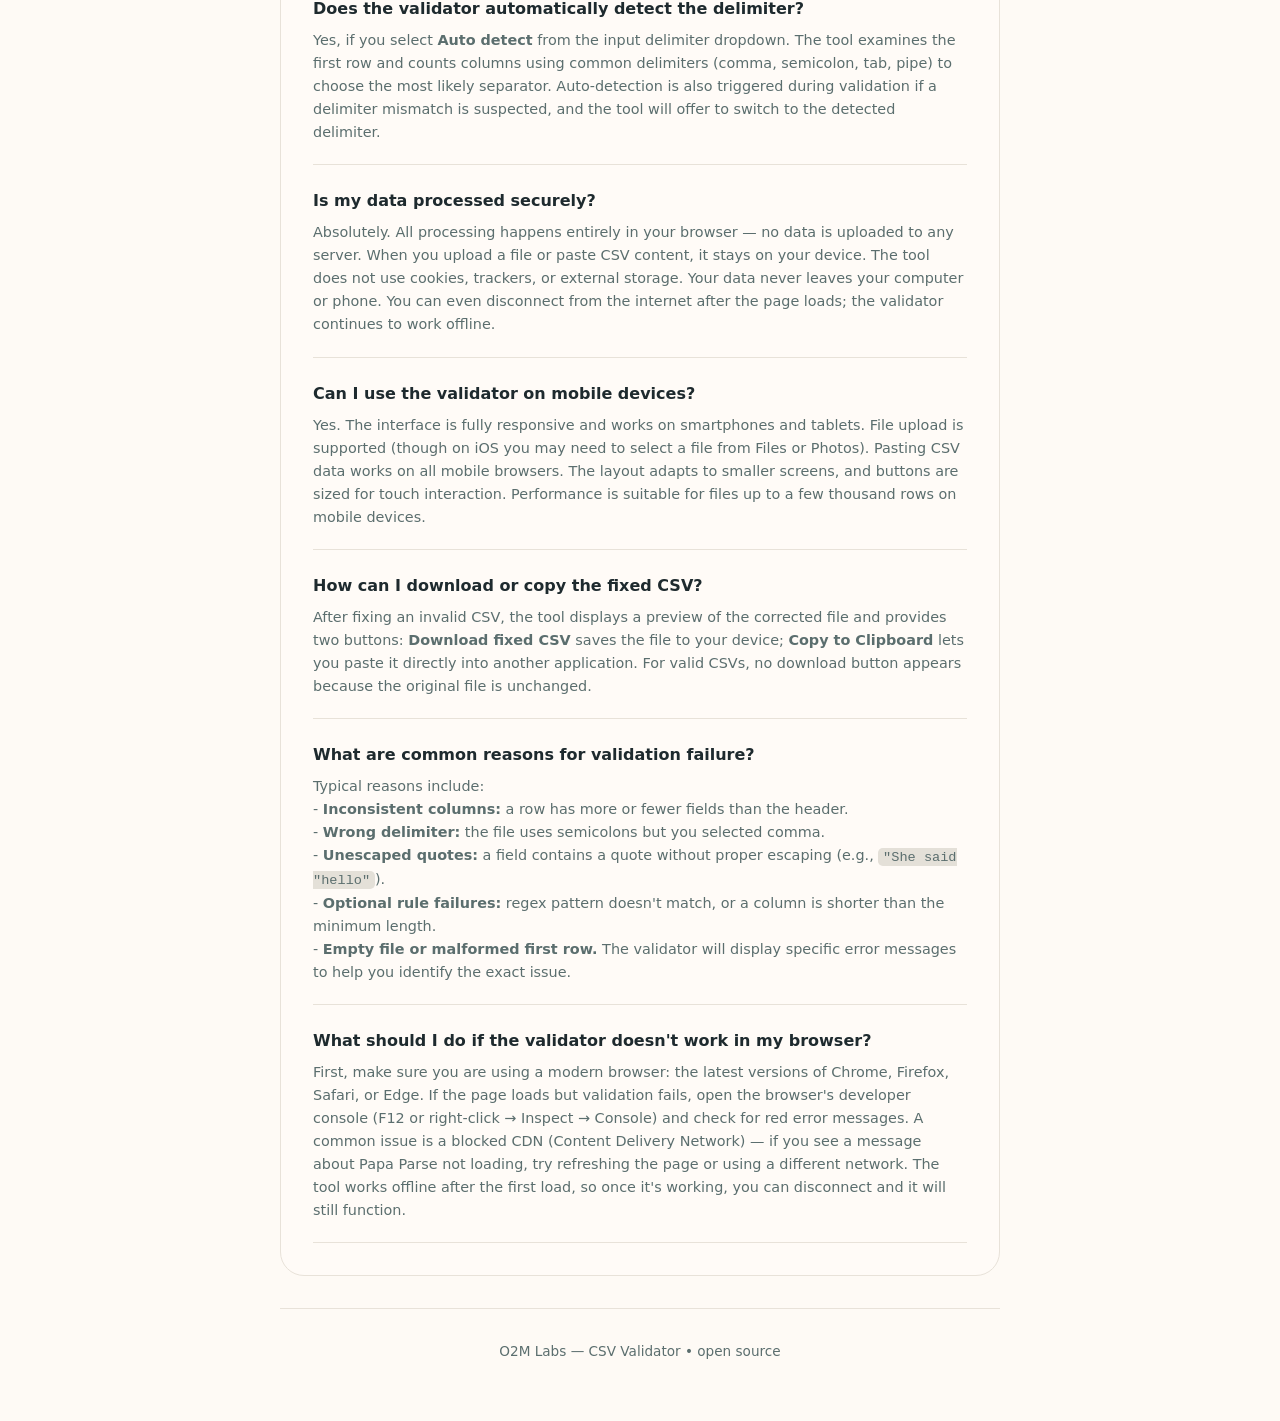
<file: csv-validator/faq.html>
<!DOCTYPE html>
<html lang="en">
<head>
  <meta charset="UTF-8">
  <meta name="viewport" content="width=device-width, initial-scale=1.0, viewport-fit=cover">
  <title>FAQ · CSV Validator</title>
  <style>
 @import url('style.css');
  </style>
</head>
<body>

<div class="container">
  <div class="site-header">
    <a href="index.html" class="logo">
      O<span class="logo-number">2</span>M<span class="logo-labs">LABS</span>
    </a>
    <div class="nav">
      <a href="index.html">Home</a>
      <a href="how-it-works.html">How it works</a>
      <a href="faq.html" class="active">FAQ</a>
    </div>
  </div>

  <div class="card">
    <h1>Frequently Asked Questions</h1>
    <div class="lead">Everything you need to know about the CSV Validator — how it works, privacy, and troubleshooting.</div>

    <div class="faq-list">

      <div class="faq-item">
        <div class="faq-question">What is a CSV Validator?</div>
        <div class="faq-answer">
          A CSV Validator is a tool that checks whether a CSV (Comma‑Separated Values) file follows a consistent structure. It verifies that every row has the same number of columns, respects your chosen delimiter (comma, semicolon, tab, etc.), and can apply optional rules like column‑specific regex or minimum length. If errors are found, it highlights problem rows and can generate a corrected version with an error column explaining the issues.
        </div>
      </div>

      <div class="faq-item">
        <div class="faq-question">How do I use the CSV Validator?</div>
        <div class="faq-answer">
          Three simple steps: <strong>1. Load your CSV</strong> — upload a file or paste the content directly. <strong>2. Choose your delimiter</strong> — select comma, semicolon, tab, auto‑detect, or enter a custom character. <strong>3. Click Validate</strong> — the tool checks column consistency and any optional rules you enabled. If valid, you'll see a success message; if invalid, you'll get a detailed error report and a button to fix the CSV.
        </div>
      </div>

      <div class="faq-item">
        <div class="faq-question">What file formats are supported?</div>
        <div class="faq-answer">
          The tool is designed for CSV (Comma‑Separated Values) files, but it works with any text file that uses a consistent delimiter. Supported delimiters include comma (<code>,</code>), semicolon (<code>;</code>), tab (<code>\t</code>), pipe (<code>|</code>), or any custom single character you specify. The file must be plain text (UTF‑8 encoding recommended).
        </div>
      </div>

      <div class="faq-item">
        <div class="faq-question">Can I use custom delimiters?</div>
        <div class="faq-answer">
          Yes. In the <strong>Input delimiter</strong> dropdown, select <strong>Custom</strong> and enter your delimiter character (for example, <code>|</code> or <code>^</code>). The validator will use that character to split columns. You can also use the <strong>Auto detect</strong> option, which guesses the delimiter based on the first row of your data.
        </div>
      </div>

      <div class="faq-item">
        <div class="faq-question">What happens if my CSV has inconsistent columns?</div>
        <div class="faq-answer">
          If a row has a different number of columns than the header row, the validator marks the CSV as invalid. The error details section lists each problem row by number, showing the expected column count and the actual count. You can then click <strong>Fix CSV</strong> to download a corrected version with an <strong>Error</strong> column that explains the mismatch for each affected row.
        </div>
      </div>

      <div class="faq-item">
        <div class="faq-question">How does the validator handle quoted fields or commas inside values?</div>
        <div class="faq-answer">
          The tool uses the <strong>Papa Parse</strong> library, which fully supports quoted fields. Values like <code>"Smith, John"</code> are treated as a single column, even though they contain a comma. Escaped quotes (<code>""</code>) inside fields are also handled correctly. This ensures that your data is parsed accurately without misinterpreting delimiters.
        </div>
      </div>

      <div class="faq-item">
        <div class="faq-question">What should I do if the validator says my CSV is invalid?</div>
        <div class="faq-answer">
          First, review the error details — they show exactly which rows have problems. Common issues include extra or missing columns, misaligned quotes, or rule failures (e.g., regex mismatch). If the problem is delimiter‑related, the tool will suggest an alternative delimiter. For structural issues, click the <strong>Fix CSV</strong> button to download a corrected file with an error column. You can then open that file in a spreadsheet to see the specific error per row.
        </div>
      </div>

      <div class="faq-item">
        <div class="faq-question">Does the validator automatically detect the delimiter?</div>
        <div class="faq-answer">
          Yes, if you select <strong>Auto detect</strong> from the input delimiter dropdown. The tool examines the first row and counts columns using common delimiters (comma, semicolon, tab, pipe) to choose the most likely separator. Auto‑detection is also triggered during validation if a delimiter mismatch is suspected, and the tool will offer to switch to the detected delimiter.
        </div>
      </div>

      <div class="faq-item">
        <div class="faq-question">Is my data processed securely?</div>
        <div class="faq-answer">
          Absolutely. All processing happens entirely in your browser — no data is uploaded to any server. When you upload a file or paste CSV content, it stays on your device. The tool does not use cookies, trackers, or external storage. Your data never leaves your computer or phone. You can even disconnect from the internet after the page loads; the validator continues to work offline.
        </div>
      </div>

      <div class="faq-item">
        <div class="faq-question">Can I use the validator on mobile devices?</div>
        <div class="faq-answer">
          Yes. The interface is fully responsive and works on smartphones and tablets. File upload is supported (though on iOS you may need to select a file from Files or Photos). Pasting CSV data works on all mobile browsers. The layout adapts to smaller screens, and buttons are sized for touch interaction. Performance is suitable for files up to a few thousand rows on mobile devices.
        </div>
      </div>

      <div class="faq-item">
        <div class="faq-question">How can I download or copy the fixed CSV?</div>
        <div class="faq-answer">
          After fixing an invalid CSV, the tool displays a preview of the corrected file and provides two buttons: <strong>Download fixed CSV</strong> saves the file to your device; <strong>Copy to Clipboard</strong> lets you paste it directly into another application. For valid CSVs, no download button appears because the original file is unchanged.
        </div>
      </div>

      <div class="faq-item">
        <div class="faq-question">What are common reasons for validation failure?</div>
        <div class="faq-answer">
          Typical reasons include: <br>
          - <strong>Inconsistent columns:</strong> a row has more or fewer fields than the header.<br>
          - <strong>Wrong delimiter:</strong> the file uses semicolons but you selected comma.<br>
          - <strong>Unescaped quotes:</strong> a field contains a quote without proper escaping (e.g., <code>"She said "hello"</code>).<br>
          - <strong>Optional rule failures:</strong> regex pattern doesn't match, or a column is shorter than the minimum length.<br>
          - <strong>Empty file or malformed first row.</strong> The validator will display specific error messages to help you identify the exact issue.
        </div>
      </div>

      <div class="faq-item">
        <div class="faq-question">What should I do if the validator doesn't work in my browser?</div>
        <div class="faq-answer">
          First, make sure you are using a modern browser: the latest versions of Chrome, Firefox, Safari, or Edge. If the page loads but validation fails, open the browser's developer console (F12 or right‑click → Inspect → Console) and check for red error messages. A common issue is a blocked CDN (Content Delivery Network) — if you see a message about Papa Parse not loading, try refreshing the page or using a different network. The tool works offline after the first load, so once it's working, you can disconnect and it will still function.
        </div>
      </div>

    </div>
  </div>

  <footer>
    O2M Labs — CSV Validator • open source
  </footer>
</div>

</body>
</html>
</file>
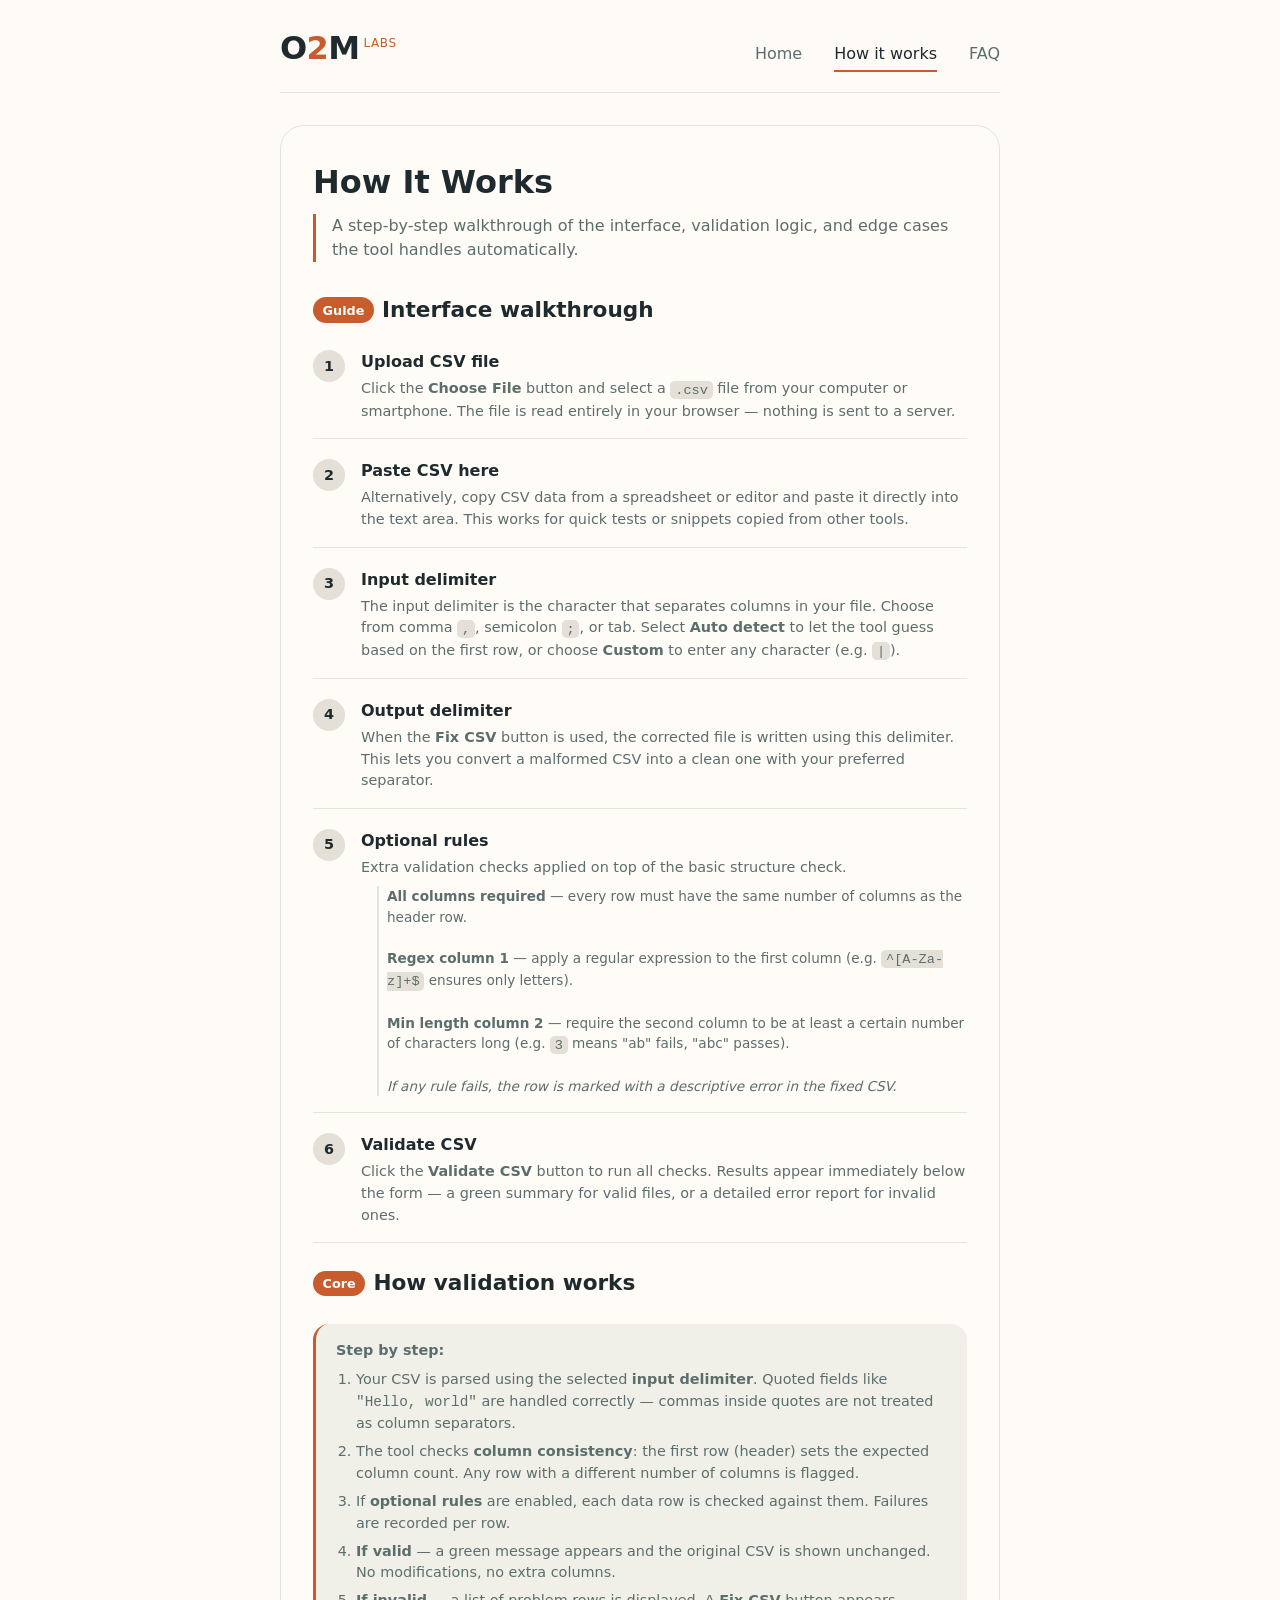
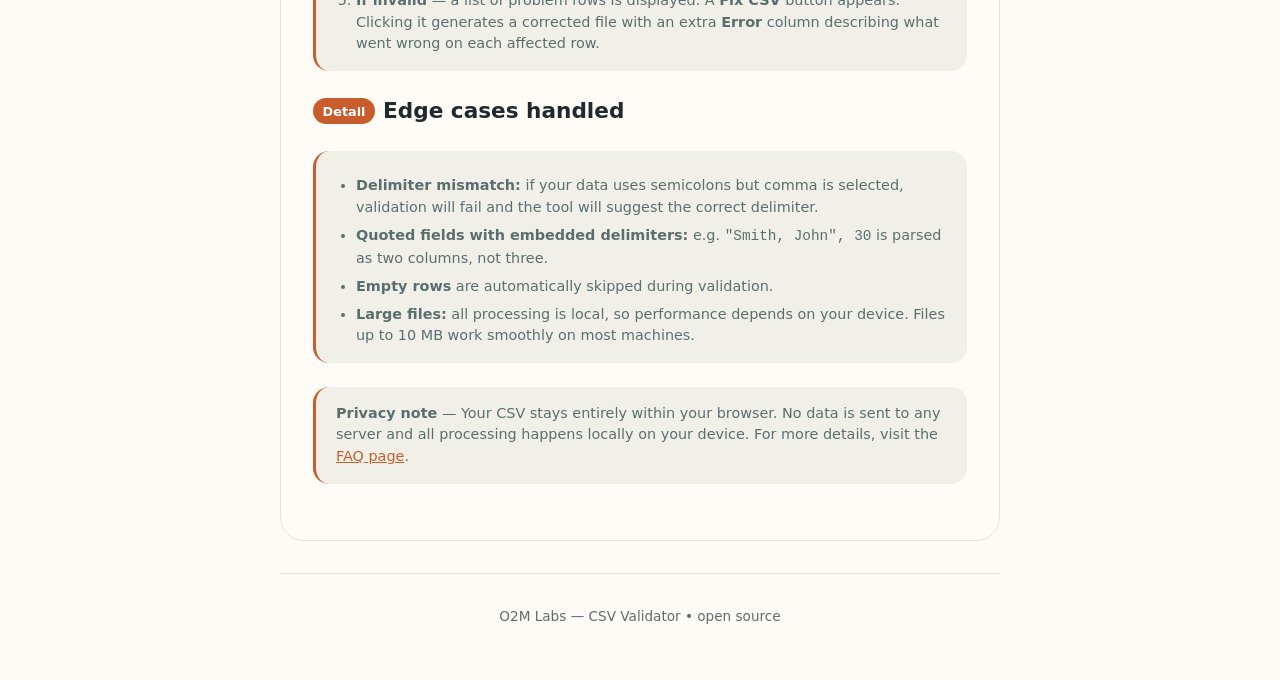
<file: csv-validator/how-it-works.html>
<!DOCTYPE html>
<html lang="en">
<head>
  <meta charset="UTF-8">
  <meta name="viewport" content="width=device-width, initial-scale=1.0, viewport-fit=cover">
  <title>How It Works · CSV Validator</title>
  <style>
  @import url('style.css');
  </style>
</head>
<body>

<div class="container">
  <div class="site-header">
    <a href="index.html" class="logo">
      O<span class="logo-number">2</span>M<span class="logo-labs">LABS</span>
    </a>
    <div class="nav">
      <a href="index.html">Home</a>
      <a href="how-it-works.html" class="active">How it works</a>
      <a href="faq.html">FAQ</a>
    </div>
  </div>

  <div class="card">
    <h1>How It Works</h1>
    <div class="lead">A step-by-step walkthrough of the interface, validation logic, and edge cases the tool handles automatically.</div>

    <!-- Interface walkthrough -->
    <h2><span class="step-badge">Guide</span> Interface walkthrough</h2>
    <div class="tour-grid">

      <div class="tour-item">
        <div class="tour-icon">1</div>
        <div class="tour-content">
          <h3>Upload CSV file</h3>
          <p>Click the <strong>Choose File</strong> button and select a <code>.csv</code> file from your computer or smartphone. The file is read entirely in your browser — nothing is sent to a server.</p>
        </div>
      </div>

      <div class="tour-item">
        <div class="tour-icon">2</div>
        <div class="tour-content">
          <h3>Paste CSV here</h3>
          <p>Alternatively, copy CSV data from a spreadsheet or editor and paste it directly into the text area. This works for quick tests or snippets copied from other tools.</p>
        </div>
      </div>

      <div class="tour-item">
        <div class="tour-icon">3</div>
        <div class="tour-content">
          <h3>Input delimiter</h3>
          <p>The input delimiter is the character that separates columns in your file. Choose from comma <code>,</code>, semicolon <code>;</code>, or tab. Select <strong>Auto detect</strong> to let the tool guess based on the first row, or choose <strong>Custom</strong> to enter any character (e.g. <code>|</code>).</p>
        </div>
      </div>

      <div class="tour-item">
        <div class="tour-icon">4</div>
        <div class="tour-content">
          <h3>Output delimiter</h3>
          <p>When the <strong>Fix CSV</strong> button is used, the corrected file is written using this delimiter. This lets you convert a malformed CSV into a clean one with your preferred separator.</p>
        </div>
      </div>

      <div class="tour-item">
        <div class="tour-icon">5</div>
        <div class="tour-content">
          <h3>Optional rules</h3>
          <p>Extra validation checks applied on top of the basic structure check.</p>
          <div class="rule-detail">
            <strong>All columns required</strong> — every row must have the same number of columns as the header row.<br><br>
            <strong>Regex column 1</strong> — apply a regular expression to the first column (e.g. <code>^[A-Za-z]+$</code> ensures only letters).<br><br>
            <strong>Min length column 2</strong> — require the second column to be at least a certain number of characters long (e.g. <code>3</code> means "ab" fails, "abc" passes).<br><br>
            <em>If any rule fails, the row is marked with a descriptive error in the fixed CSV.</em>
          </div>
        </div>
      </div>

      <div class="tour-item">
        <div class="tour-icon">6</div>
        <div class="tour-content">
          <h3>Validate CSV</h3>
          <p>Click the <strong>Validate CSV</strong> button to run all checks. Results appear immediately below the form — a green summary for valid files, or a detailed error report for invalid ones.</p>
        </div>
      </div>

    </div>

    <!-- How validation works -->
    <h2><span class="step-badge">Core</span> How validation works</h2>
    <div class="info-note">
      <strong>Step by step:</strong>
      <ol style="margin: 0.5rem 0 0 1.25rem; color: var(--gray-mid);">
        <li style="margin-bottom: 0.4rem;">Your CSV is parsed using the selected <strong>input delimiter</strong>. Quoted fields like <code>"Hello, world"</code> are handled correctly — commas inside quotes are not treated as column separators.</li>
        <li style="margin-bottom: 0.4rem;">The tool checks <strong>column consistency</strong>: the first row (header) sets the expected column count. Any row with a different number of columns is flagged.</li>
        <li style="margin-bottom: 0.4rem;">If <strong>optional rules</strong> are enabled, each data row is checked against them. Failures are recorded per row.</li>
        <li style="margin-bottom: 0.4rem;"><strong>If valid</strong> — a green message appears and the original CSV is shown unchanged. No modifications, no extra columns.</li>
        <li><strong>If invalid</strong> — a list of problem rows is displayed. A <strong>Fix CSV</strong> button appears. Clicking it generates a corrected file with an extra <strong>Error</strong> column describing what went wrong on each affected row.</li>
      </ol>
    </div>

    <!-- Edge cases -->
    <h2><span class="step-badge">Detail</span> Edge cases handled</h2>
    <div class="info-note">
      <ul style="margin: 0.5rem 0 0 1.25rem; color: var(--gray-mid);">
        <li style="margin-bottom: 0.4rem;"><strong>Delimiter mismatch:</strong> if your data uses semicolons but comma is selected, validation will fail and the tool will suggest the correct delimiter.</li>
        <li style="margin-bottom: 0.4rem;"><strong>Quoted fields with embedded delimiters:</strong> e.g. <code>"Smith, John", 30</code> is parsed as two columns, not three.</li>
        <li style="margin-bottom: 0.4rem;"><strong>Empty rows</strong> are automatically skipped during validation.</li>
        <li><strong>Large files:</strong> all processing is local, so performance depends on your device. Files up to 10 MB work smoothly on most machines.</li>
      </ul>
    </div>

    <!-- Privacy note -->
    <div class="info-note">
      <strong>Privacy note</strong> — Your CSV stays entirely within your browser. No data is sent to any server and all processing happens locally on your device. For more details, visit the <a href="faq.html" style="color: var(--warm-accent);">FAQ page</a>.
    </div>

  </div>

  <footer>
    O2M Labs — CSV Validator • open source
  </footer>
</div>

</body>
</html>
</file>
